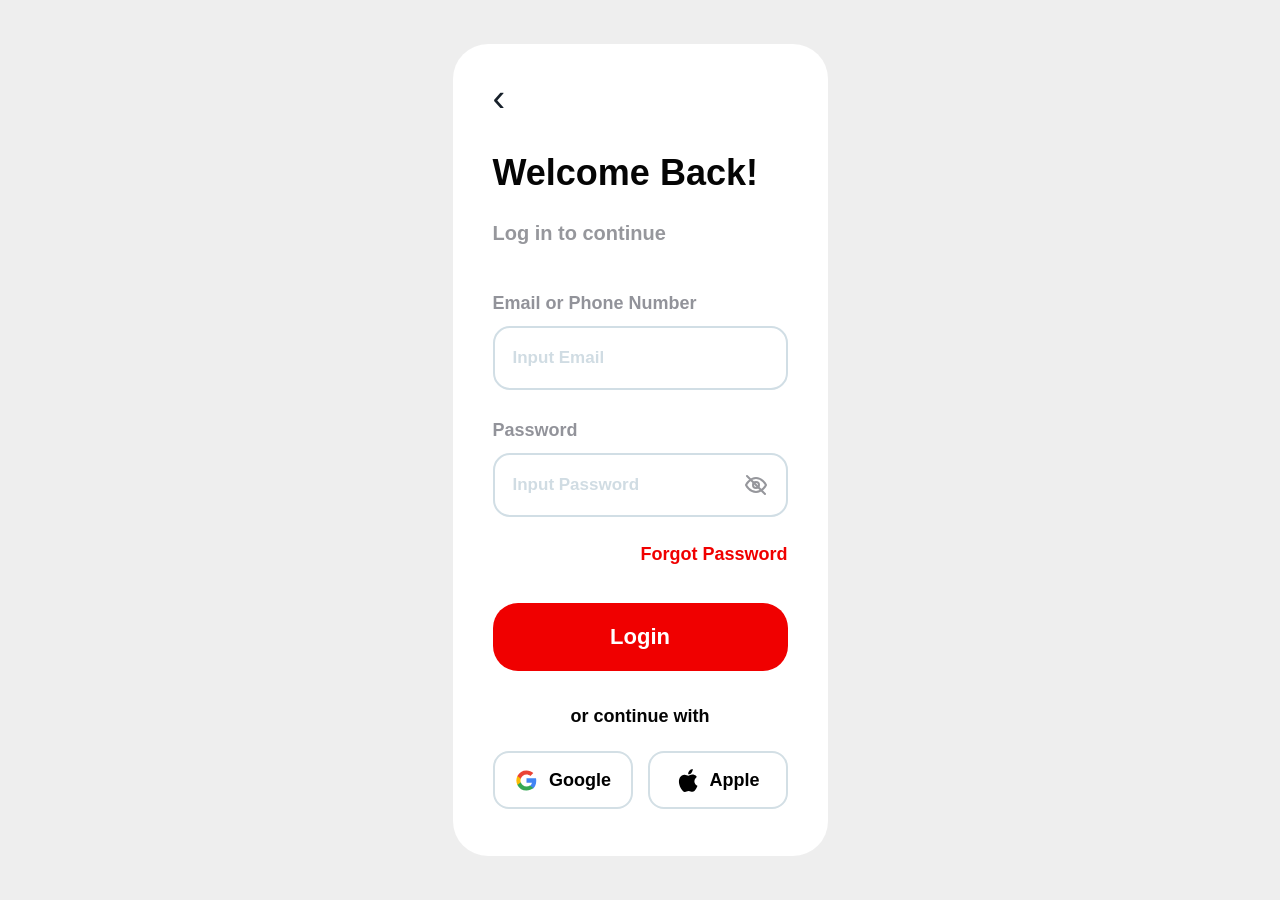
<file: index2.html>
<!DOCTYPE html>
<html lang="en">

<head>
    <meta charset="UTF-8">
    <meta name="viewport" content="width=device-width, initial-scale=1.0">

    <title>Login - BuyClose</title>

    <style>

        /* =========================
           GENERAL PAGE
        ========================== */

        * {
            box-sizing: border-box;
            margin: 0;
            padding: 0;
        }

        body {
            background: #eeeeee;
            font-family: Arial, sans-serif;

            min-height: 100vh;

            display: flex;
            justify-content: center;
            align-items: center;
        }


        /* =========================
           PHONE
        ========================== */

        .phone {
            width: 375px;
            height: 812px;

            background: white;

            border-radius: 35px;

            padding: 35px 40px;

            overflow: hidden;
        }


        /* =========================
           BACK BUTTON
        ========================== */

        .back-button {
            border: none;
            background: transparent;

            font-size: 38px;
            font-weight: 300;

            cursor: pointer;

            color: #17202a;

            margin-bottom: 35px;

            line-height: 1;
        }


        /* =========================
           HEADER
        ========================== */

        .header h1 {
            font-size: 36px;
            color: #050505;

            margin-bottom: 28px;
        }

        .subtitle {
            font-size: 20px;
            font-weight: 600;

            color: #96979c;

            margin-bottom: 48px;
        }


        /* =========================
           FORM
        ========================== */

        .form-group {
            margin-bottom: 30px;
        }

        .form-group label {
            display: block;

            font-size: 18px;
            font-weight: 700;

            color: #92939a;

            margin-bottom: 12px;
        }


        /* =========================
           INPUT
        ========================== */

        .input-box {
            width: 100%;
            height: 64px;

            border: 2px solid #d1dee5;

            border-radius: 17px;

            display: flex;
            align-items: center;

            padding: 0 18px;

            background: white;
        }

        .input-box input {
            width: 100%;

            border: none;
            outline: none;

            font-size: 17px;
            font-weight: 600;

            color: #333;

            background: transparent;
        }

        .input-box input::placeholder {
            color: #d0dce3;
        }


        /* =========================
           EYE ICON
        ========================== */

        .eye {
            width: 24px;
            height: 24px;

            flex-shrink: 0;
        }


        /* =========================
           FORGOT PASSWORD
        ========================== */

        .forgot {
            display: block;

            text-align: right;

            color: #f00000;

            font-size: 18px;
            font-weight: 700;

            text-decoration: none;

            margin-top: -3px;
            margin-bottom: 38px;
        }


        /* =========================
           LOGIN BUTTON
        ========================== */

        .login-button {
            width: 100%;
            height: 68px;

            border: none;
            border-radius: 25px;

            background: #f00000;

            color: white;

            font-size: 22px;
            font-weight: 700;

            cursor: pointer;

            margin-bottom: 35px;
        }

        .login-button:hover {
            background: #d90000;
        }


        /* =========================
           SOCIAL LOGIN
        ========================== */

        .social-login {
            text-align: center;
        }

        .social-title {
            font-size: 18px;
            font-weight: 700;

            color: #050505;

            margin-bottom: 24px;
        }

        .social-buttons {
            display: flex;

            justify-content: space-between;

            gap: 15px;
        }

        .social-button {
            width: 50%;
            height: 58px;

            background: white;

            border: 2px solid #d3dfe5;

            border-radius: 16px;

            display: flex;
            align-items: center;
            justify-content: center;

            gap: 10px;

            font-size: 18px;
            font-weight: 700;

            cursor: pointer;
        }


        /* =========================
           GOOGLE LOGO
        ========================== */

        .google-logo {
            width: 25px;
            height: 25px;

            flex-shrink: 0;
        }


        /* =========================
           APPLE LOGO
        ========================== */

        .apple-logo {
            width: 24px;
            height: 27px;

            flex-shrink: 0;
        }


        /* =========================
           REGISTER
        ========================== */

        .register {
            text-align: center;

            margin-top: 55px;
        }

        .register p {
            font-size: 16px;

            font-weight: 700;

            color: #111;

            white-space: nowrap;
        }

        .register a {
            color: #f00000;

            text-decoration: none;

            font-weight: 700;
        }


    </style>
</head>


<body>


    <!-- =========================
         PHONE
    ========================== -->

    <main class="phone">


        <!-- =========================
             BACK BUTTON
        ========================== -->

        <button class="back-button" aria-label="Go back">
            ‹
        </button>


        <!-- =========================
             HEADER
        ========================== -->

        <header class="header">

            <h1>Welcome Back!</h1>

            <p class="subtitle">
                Log in to continue
            </p>

        </header>


        <!-- =========================
             EMAIL
        ========================== -->

        <div class="form-group">

            <label for="email">
                Email or Phone Number
            </label>

            <div class="input-box">

                <input
                    type="text"
                    id="email"
                    placeholder="Input Email"
                >

            </div>

        </div>


        <!-- =========================
             PASSWORD
        ========================== -->

        <div class="form-group">

            <label for="password">
                Password
            </label>

            <div class="input-box">

                <input
                    type="password"
                    id="password"
                    placeholder="Input Password"
                >

                <!-- Eye icon -->
                <svg
                    class="eye"
                    viewBox="0 0 24 24"
                    fill="none"
                    stroke="#96979c"
                    stroke-width="2"
                    stroke-linecap="round"
                    stroke-linejoin="round"
                >

                    <path d="M2 12s3.5-7 10-7 10 7 10 7-3.5 7-10 7S2 12 2 12Z"/>

                    <circle cx="12" cy="12" r="3"/>

                    <line x1="3" y1="3" x2="21" y2="21"/>

                </svg>

            </div>

        </div>


        <!-- =========================
             FORGOT PASSWORD
        ========================== -->

        <a href="#" class="forgot">
            Forgot Password
        </a>


        <!-- =========================
             LOGIN
        ========================== -->

        <button class="login-button">
            Login
        </button>


        <!-- =========================
             SOCIAL LOGIN
        ========================== -->

        <section class="social-login">

            <p class="social-title">
                or continue with
            </p>


            <div class="social-buttons">


                <!-- =====================
                     GOOGLE
                ====================== -->

                <button class="social-button">

                    <svg
                        class="google-logo"
                        viewBox="0 0 24 24"
                    >

                        <path
                            fill="#4285F4"
                            d="M21.35 12.23c0-.79-.07-1.55-.22-2.28H12v4.31h5.24a4.48 4.48 0 0 1-1.94 2.94v2.45h3.14c1.84-1.69 2.91-4.18 2.91-7.42Z"
                        />

                        <path
                            fill="#34A853"
                            d="M12 21.67c2.63 0 4.84-.87 6.45-2.36l-3.14-2.45c-.87.58-1.98.93-3.31.93-2.55 0-4.71-1.72-5.49-4.03H3.27v2.53A9.74 9.74 0 0 0 12 21.67Z"
                        />

                        <path
                            fill="#FBBC05"
                            d="M6.51 13.76A5.85 5.85 0 0 1 6.2 12c0-.61.11-1.2.31-1.76V7.71H3.27A9.74 9.74 0 0 0 2.25 12c0 1.57.38 3.06 1.02 4.29l3.24-2.53Z"
                        />

                        <path
                            fill="#EA4335"
                            d="M12 6.21c1.43 0 2.72.49 3.74 1.46l2.8-2.8C16.83 3.3 14.63 2.33 12 2.33a9.74 9.74 0 0 0-8.73 5.38l3.24 2.53C7.29 7.93 9.45 6.21 12 6.21Z"
                        />

                    </svg>

                    <span>Google</span>

                </button>


                <!-- =====================
                     APPLE
                ====================== -->

                <button class="social-button">

                    <svg
                        class="apple-logo"
                        viewBox="0 0 24 28"
                        fill="black"
                    >

                        <path d="M19.67 14.82c-.03-3.02 2.47-4.48 2.58-4.55-1.41-2.06-3.6-2.34-4.36-2.37-1.82-.19-3.59 1.09-4.5 1.09-.94 0-2.38-1.07-3.92-1.04-1.98.03-3.83 1.18-4.84 2.96-2.09 3.63-.53 8.96 1.47 11.9 1 1.44 2.17 3.05 3.72 2.99 1.51-.06 2.09-.96 3.91-.96 1.8 0 2.35.96 3.93.92 1.63-.03 2.64-1.45 3.6-2.9 1.14-1.65 1.6-3.25 1.62-3.34-.04-.01-3.18-1.22-3.21-4.7ZM16.72 5.92c.81-1.01 1.36-2.39 1.21-3.78-1.17.05-2.63.81-3.47 1.79-.74.86-1.4 2.29-1.23 3.64 1.32.1 2.66-.67 3.49-1.65Z"/>

                    </svg>

                    <span>Apple</span>

                </button>


            </div>
        </section>
        <!-- =========================
             REGISTER
        ========================== -->
       <div class="register">
    <span>Don't have an account?</span>
    <a href="#">Register</a>
       </div>
    </main>
</body>
</html>
</file>
